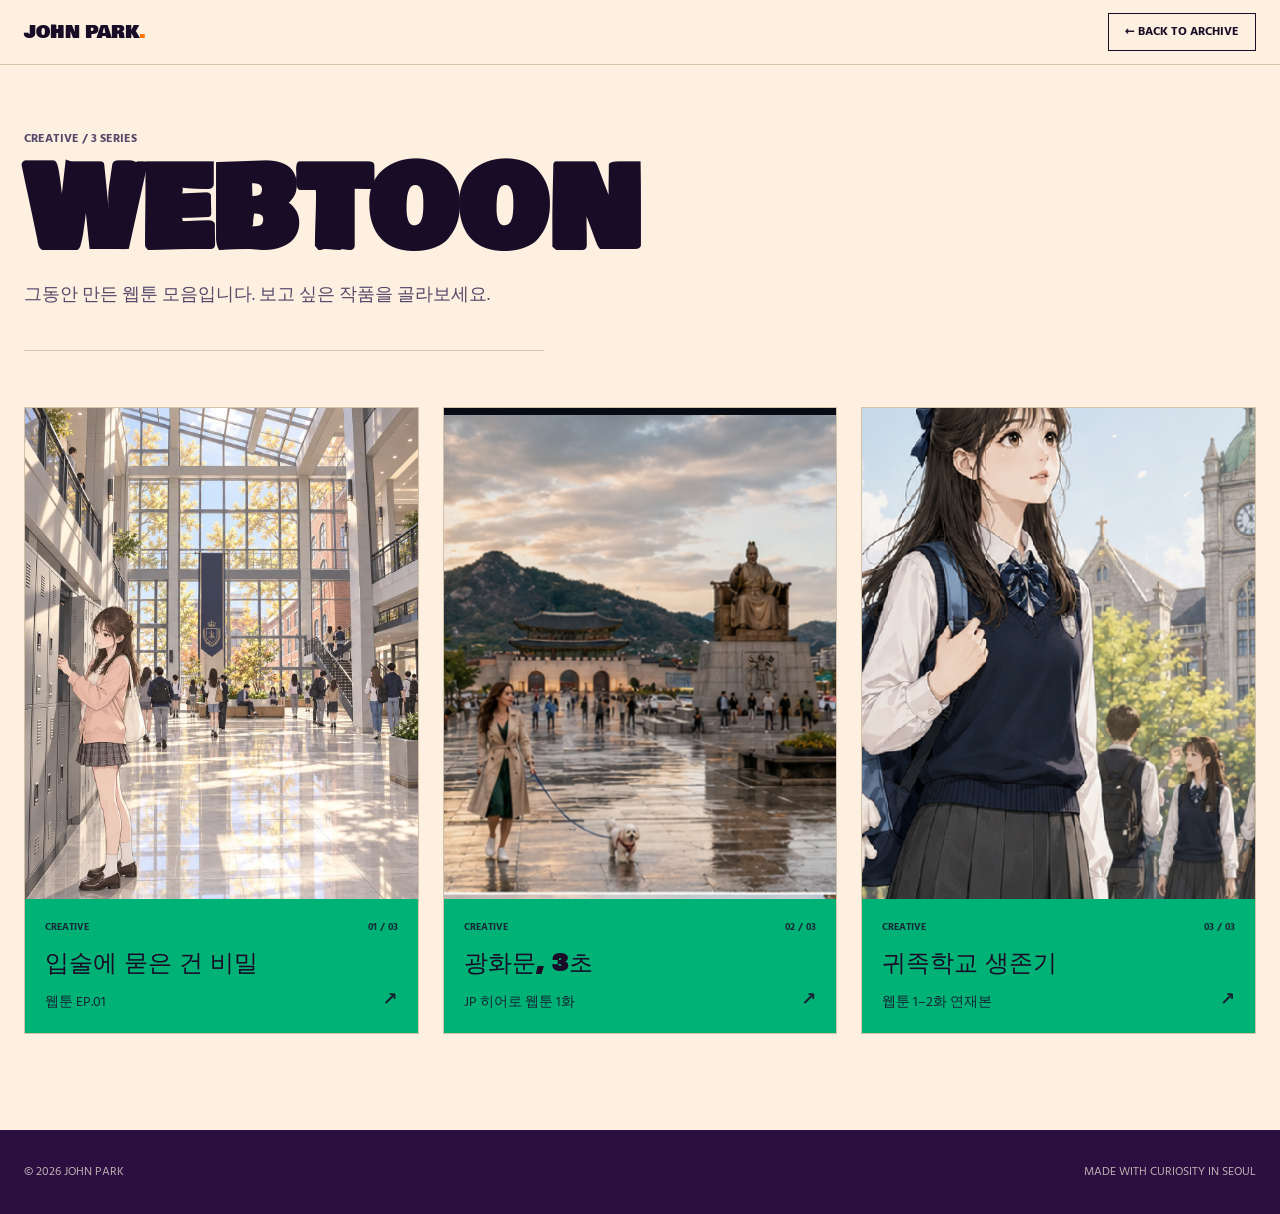
<file: webtoon.html>
<!DOCTYPE html>
<html lang="ko">
<head>
<meta charset="utf-8">
<meta name="viewport" content="width=device-width, initial-scale=1">
<title>Webtoon — John Park</title>
<link rel="icon" href="favicon.ico?v=2" sizes="any"><link rel="icon" type="image/png" href="favicon.png?v=2">
<link rel="preconnect" href="https://fonts.googleapis.com">
<link rel="preconnect" href="https://fonts.gstatic.com" crossorigin>
<link rel="stylesheet" href="https://fonts.googleapis.com/css2?family=Bowlby+One+SC&family=Hind:wght@400;500;600;700&display=swap">
<style>
  :root{
    --bg:oklch(96% .025 72);
    --card:oklch(98.5% .012 76);
    --ink:oklch(19% .055 304);
    --muted:oklch(43% .055 304);
    --primary:oklch(24% .09 307);
    --accent:oklch(72% .2 47);
    --creative:oklch(67% .16 162);
    --border:oklch(82% .04 78);
  }
  *{box-sizing:border-box;}
  body{margin:0;background:var(--bg);color:var(--ink);font-family:"Hind","Apple SD Gothic Neo","Noto Sans KR",system-ui,sans-serif;}
  header{position:sticky;top:0;z-index:10;background:color-mix(in oklab,var(--bg) 90%,transparent);backdrop-filter:blur(12px);border-bottom:1px solid var(--border);}
  header .in{max-width:1500px;margin:0 auto;height:64px;padding:0 24px;display:flex;align-items:center;justify-content:space-between;}
  .logo{font-family:"Bowlby One SC",sans-serif;text-transform:uppercase;font-size:18px;color:inherit;text-decoration:none;}
  .logo span{color:var(--accent);}
  .back{font-size:12px;font-weight:700;text-transform:uppercase;color:inherit;text-decoration:none;border:1px solid var(--ink);padding:8px 16px;transition:.2s;}
  .back:hover{background:var(--ink);color:var(--bg);}
  main{max-width:1500px;margin:0 auto;padding:64px 24px 96px;}
  .kicker{font-size:12px;font-weight:700;text-transform:uppercase;color:var(--muted);margin:0 0 12px;}
  h1{font-family:"Bowlby One SC",sans-serif;text-transform:uppercase;font-size:clamp(3rem,10vw,7rem);line-height:.9;margin:0 0 20px;}
  .lead{max-width:520px;color:var(--muted);font-size:18px;line-height:1.55;margin:0 0 56px;padding-bottom:40px;border-bottom:1px solid var(--border);}
  .grid{display:grid;gap:24px;grid-template-columns:repeat(auto-fill,minmax(300px,1fr));}
  .card{display:block;border:1px solid var(--border);background:var(--card);color:inherit;text-decoration:none;overflow:hidden;}
  .card .img{aspect-ratio:4/5;overflow:hidden;background:oklch(90% .04 78);}
  .card img{width:100%;height:100%;object-fit:cover;display:block;transition:transform .5s ease-out;}
  .card:hover img{transform:scale(1.035);}
  .card .cap{padding:20px;background:var(--creative);color:var(--ink);}
  .card .meta{display:flex;justify-content:space-between;font-size:10px;font-weight:700;text-transform:uppercase;margin-bottom:16px;opacity:.8;}
  .card h2{font-family:"Bowlby One SC","Hind",sans-serif;text-transform:uppercase;font-size:24px;line-height:1.05;margin:0;font-weight:400;}
  .card p{margin:12px 0 0;font-size:14px;line-height:1.4;opacity:.85;display:flex;justify-content:space-between;gap:12px;align-items:flex-end;}
  .card p b{font-size:18px;transition:transform .2s;}
  .card:hover p b{transform:translate(4px,-4px);}
  footer{background:var(--primary);color:oklch(97% .025 75);}
  footer .in{max-width:1500px;margin:0 auto;padding:32px 24px;display:flex;justify-content:space-between;flex-wrap:wrap;gap:8px;font-size:12px;text-transform:uppercase;opacity:.7;}
</style>
</head>
<body>
<header><div class="in">
  <a class="logo" href="./">John Park<span>.</span></a>
  <a class="back" href="./#archive">← Back to archive</a>
</div></header>
<main>
  <p class="kicker">Creative / 3 series</p>
  <h1>Webtoon</h1>
  <p class="lead">그동안 만든 웹툰 모음입니다. 보고 싶은 작품을 골라보세요.</p>
  <div class="grid">
    <a class="card" href="https://dec16pjh.github.io/fukuoka-trip-2026/webtoon/lip-secret-ep01.html" target="_blank" rel="noreferrer">
      <div class="img"><img src="__l5e/assets-v1/9dce7a61-3c2a-415d-a3a5-9b31cbfedbb6/lipsecret.webp" alt="입술에 묻은 건 비밀 미리보기" loading="lazy"></div>
      <div class="cap"><div class="meta"><span>Creative</span><span>01 / 03</span></div><h2>입술에 묻은 건 비밀</h2><p><span>웹툰 EP.01</span><b>↗</b></p></div>
    </a>
    <a class="card" href="https://dec16pjh.github.io/fukuoka-trip-2026/webtoon/gwanghwamun-3sec-ep1.html" target="_blank" rel="noreferrer">
      <div class="img"><img src="__l5e/assets-v1/979042e4-2259-4c3b-9a75-4ca5d8d7b210/gwanghwamun.png" alt="광화문, 3초 미리보기" loading="lazy"></div>
      <div class="cap"><div class="meta"><span>Creative</span><span>02 / 03</span></div><h2>광화문, 3초</h2><p><span>JP 히어로 웹툰 1화</span><b>↗</b></p></div>
    </a>
    <a class="card" href="https://dec16pjh.github.io/webtoon_syn/" target="_blank" rel="noreferrer">
      <div class="img"><img src="__l5e/assets-v1/c6571971-3026-4d00-90b2-398dce5f4bd8/webtoonsyn.png" alt="귀족학교 생존기 미리보기" loading="lazy"></div>
      <div class="cap"><div class="meta"><span>Creative</span><span>03 / 03</span></div><h2>귀족학교 생존기</h2><p><span>웹툰 1–2화 연재본</span><b>↗</b></p></div>
    </a>
  </div>
</main>
<footer><div class="in"><span>© 2026 John Park</span><span>Made with curiosity in Seoul</span></div></footer>
<script>
(function(){
  var grid=document.querySelector('.grid'),kick=document.querySelector('.kicker');
  fetch('https://dec16pjh.github.io/MyPage_JP/web-sync.json?v='+Math.floor(Date.now()/6e4),{cache:'no-store'})
    .then(function(r){return r.ok?r.json():Promise.reject();})
    .then(function(d){
      var list=(d.items||[]).filter(function(x){return x.web&&x.group==='webtoon';});
      var esc=function(t){return String(t==null?'':t).replace(/[&<>"]/g,function(c){return {'&':'&amp;','<':'&lt;','>':'&gt;','"':'&quot;'}[c];});};
      var pad=function(n){return String(n).padStart(2,'0');};
      kick.textContent='Creative / '+list.length+' series';
      if(!list.length){grid.innerHTML='<p class="lead" style="border:0">공개된 웹툰이 없습니다.</p>';return;}
      grid.innerHTML=list.map(function(x,i){
        var img=x.webImage||x.image;
        return '<a class="card" href="'+esc(x.href)+'" target="_blank" rel="noreferrer">'+
          '<div class="img">'+(img?'<img src="'+esc(img)+'" alt="'+esc(x.title)+' 미리보기" loading="lazy">':'')+'</div>'+
          '<div class="cap"><div class="meta"><span>Creative</span><span>'+pad(i+1)+' / '+pad(list.length)+'</span></div>'+
          '<h2>'+esc(x.title)+'</h2><p><span>'+esc(x.description)+'</span><b>↗</b></p></div></a>';
      }).join('');
    }).catch(function(){});
})();
</script>
</body>
</html>
</file>
